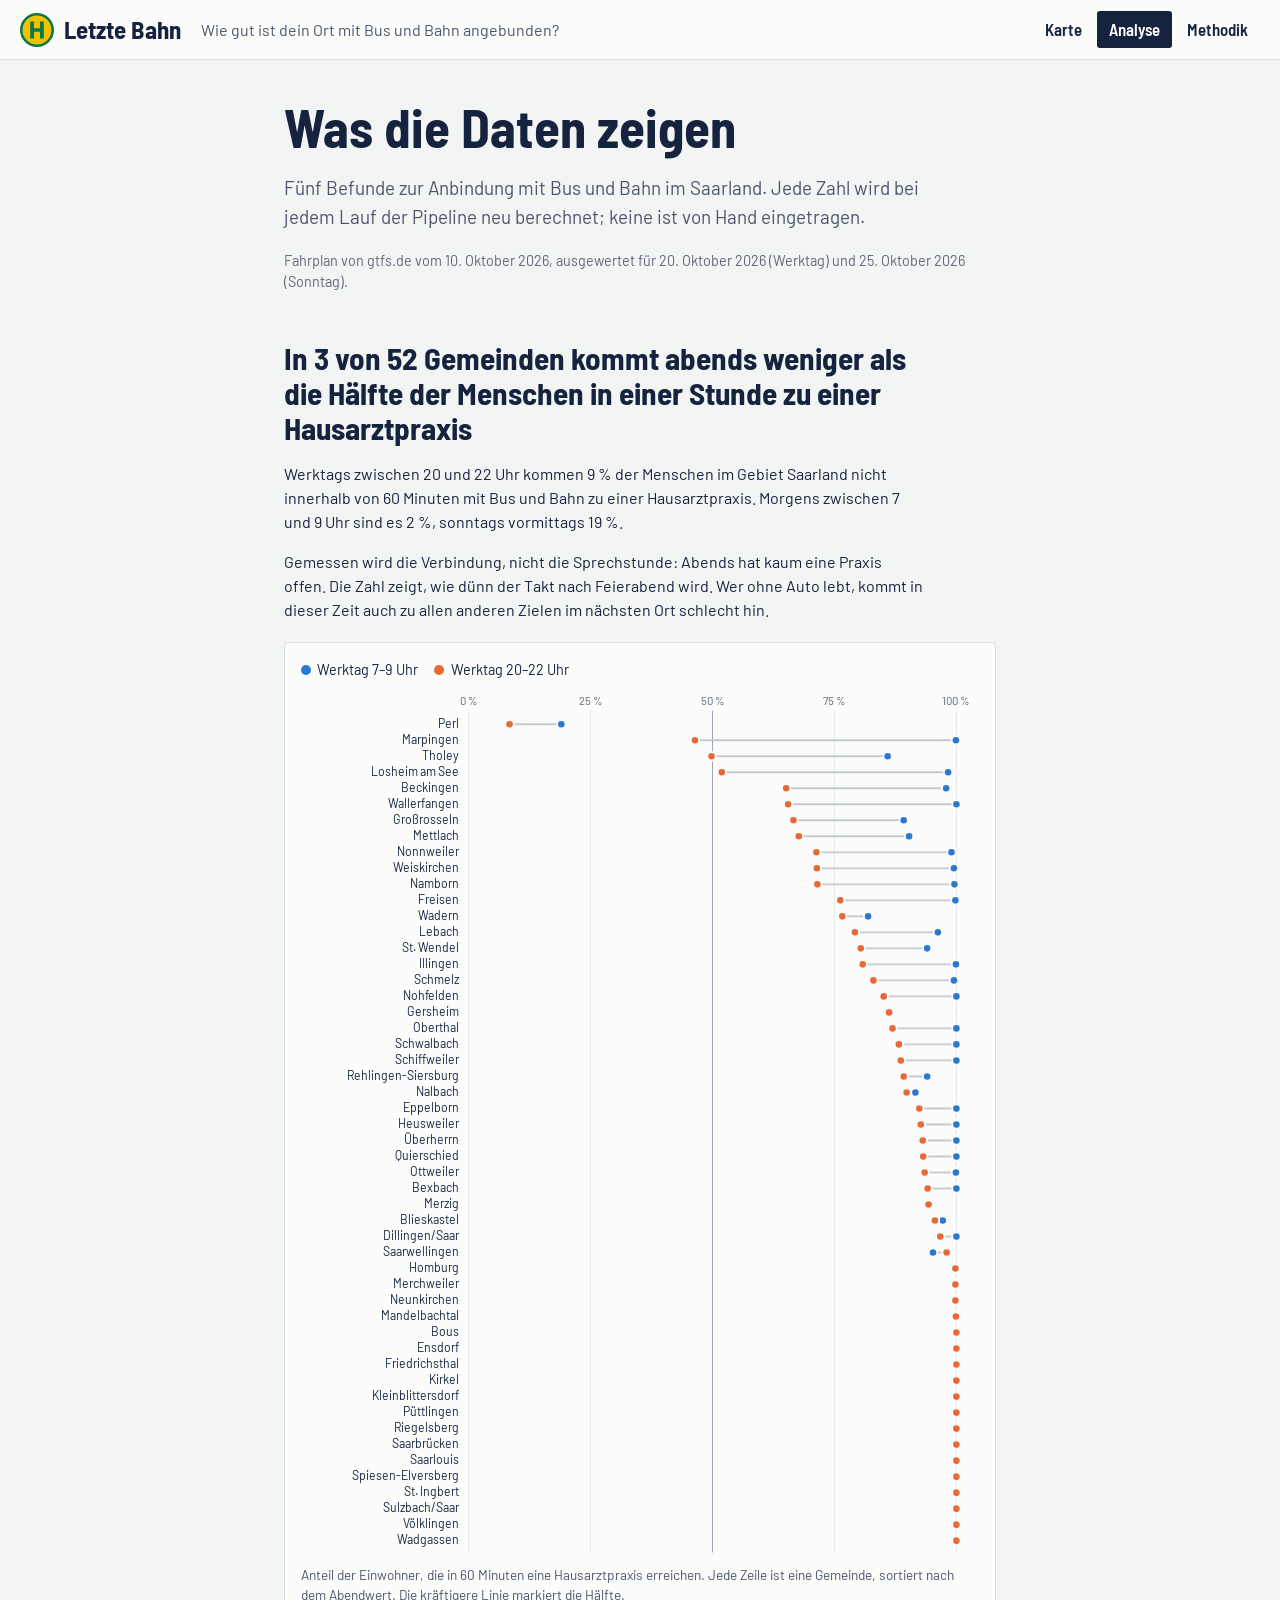
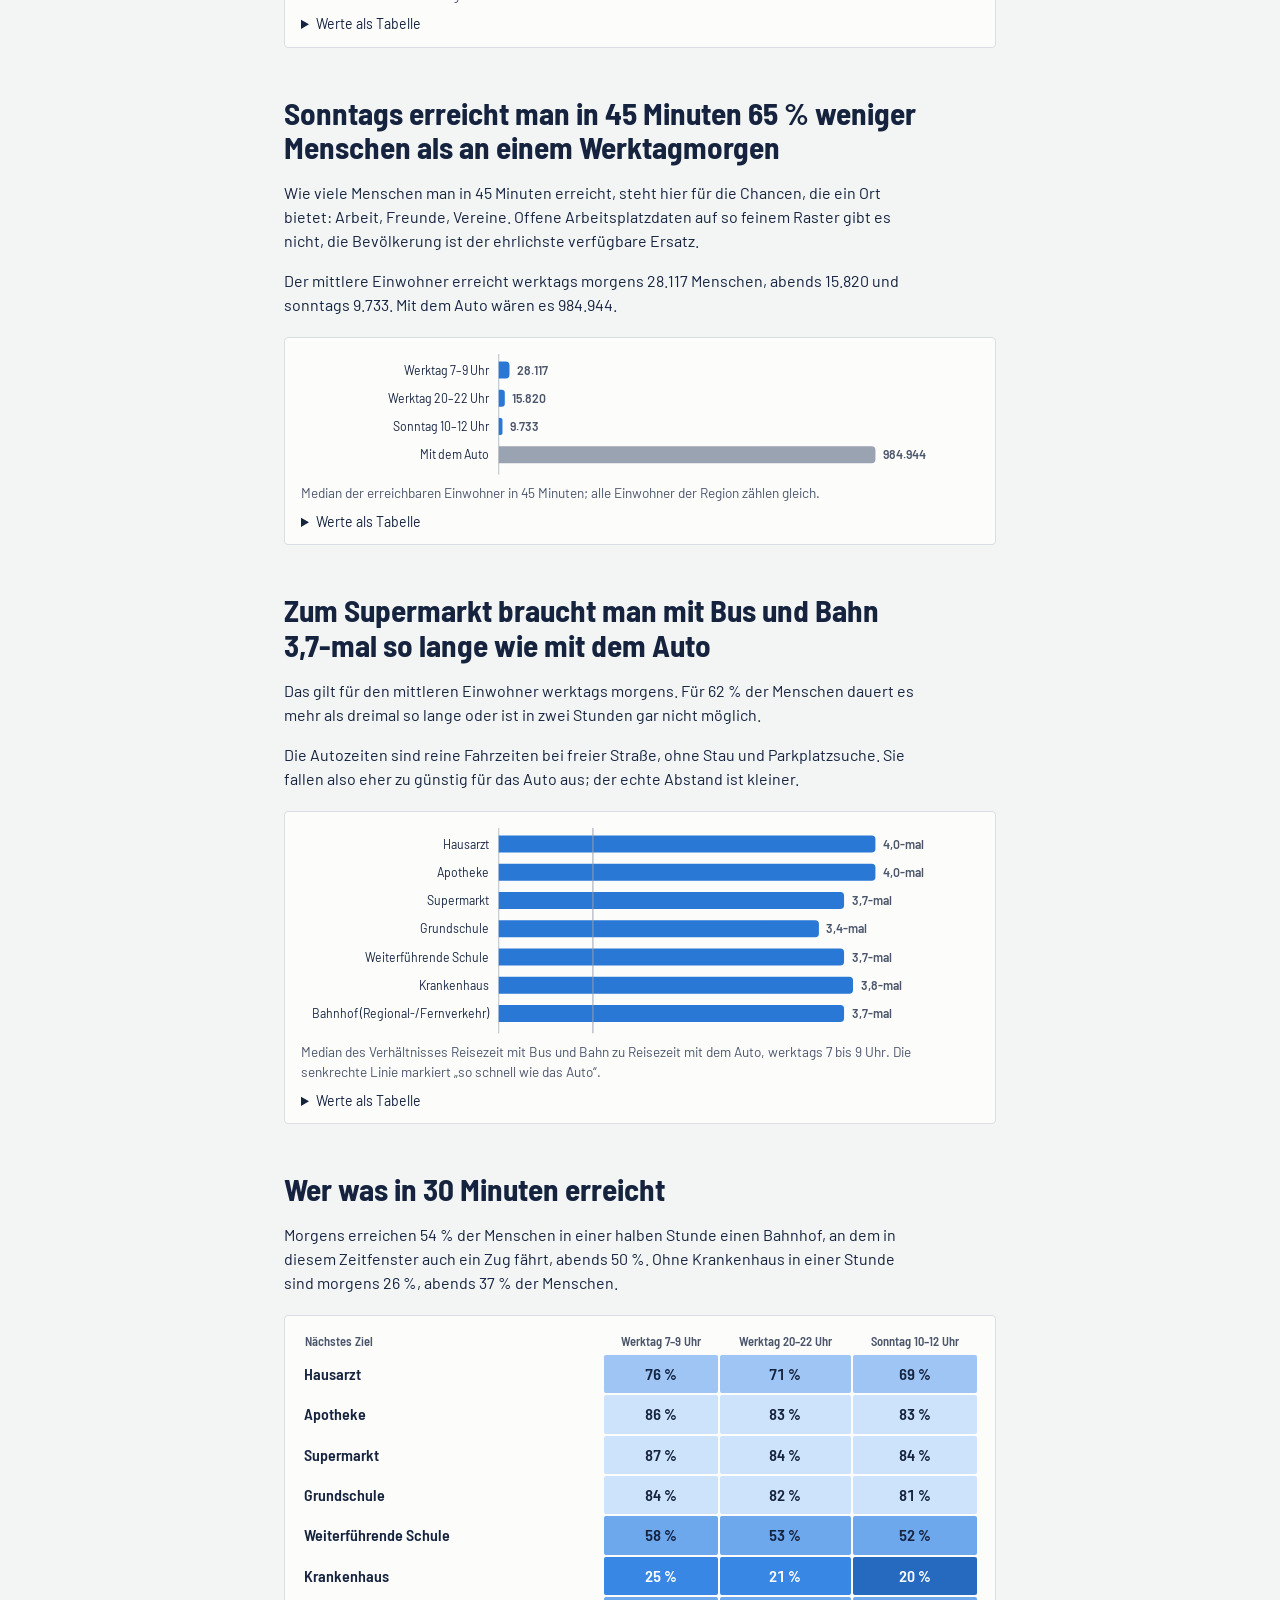
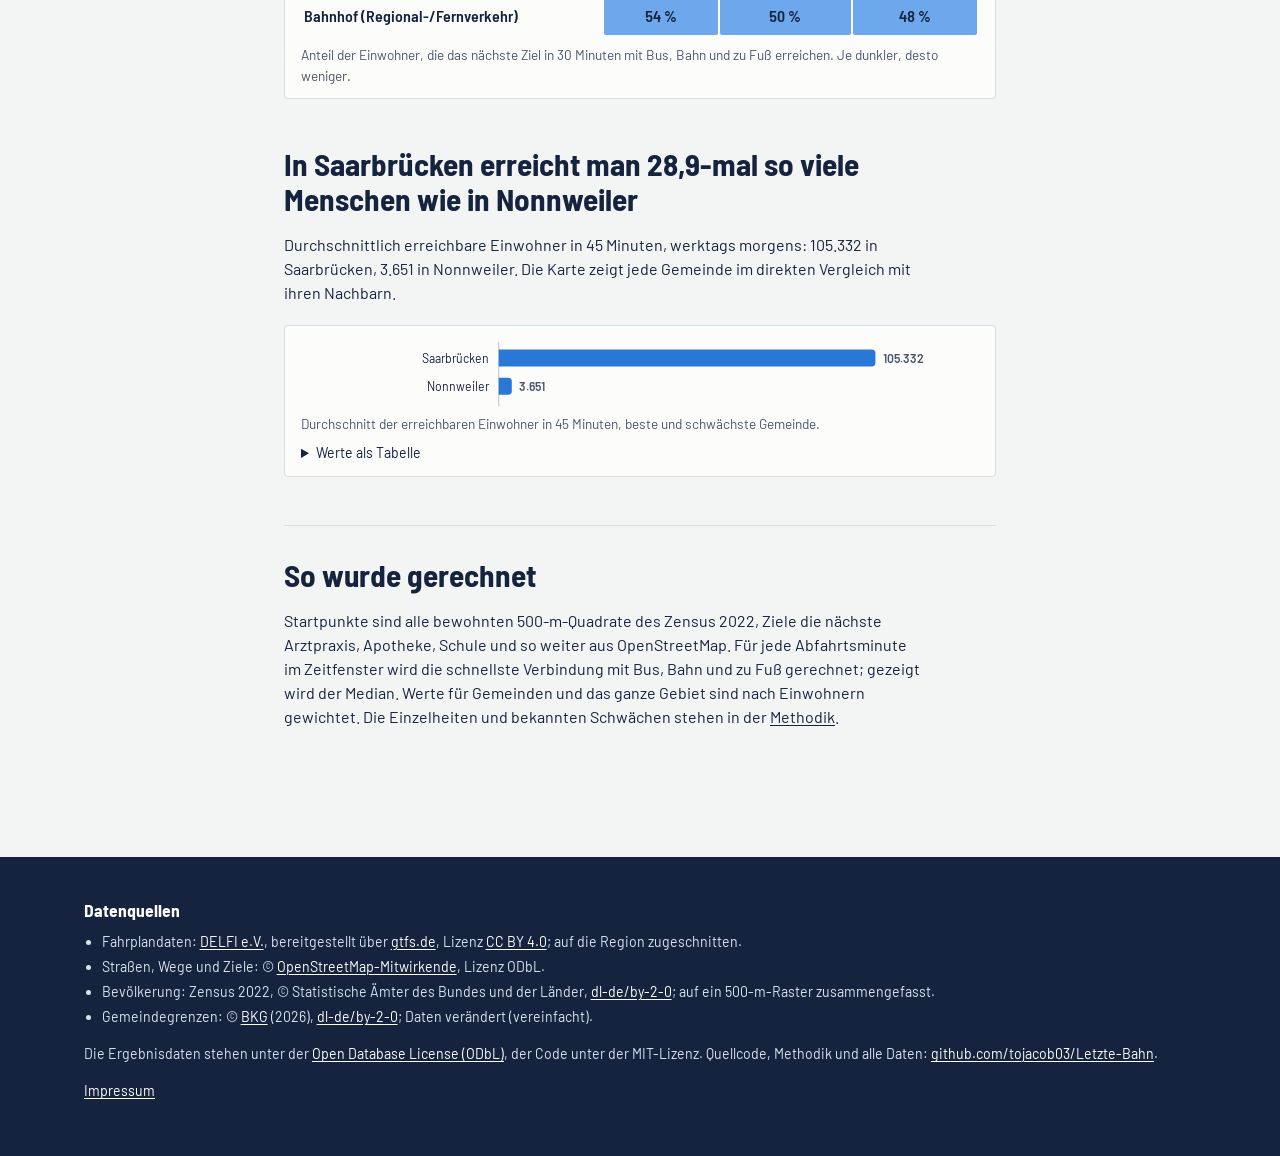
<file: web/analyse.html>
<!doctype html>
<html lang="de">
<head>
  <meta charset="utf-8">
  <meta name="viewport" content="width=device-width, initial-scale=1">
  <title>Analyse – Letzte Bahn</title>
  <meta name="description" content="Fünf Befunde zur Anbindung mit Bus und Bahn: abends, sonntags und im Vergleich zum Auto.">
  <link rel="icon" href="assets/favicon.svg" type="image/svg+xml">
  <link rel="preconnect" href="https://fonts.googleapis.com">
  <link rel="preconnect" href="https://fonts.gstatic.com" crossorigin>
  <link rel="stylesheet" href="https://fonts.googleapis.com/css2?family=Barlow:ital,wght@0,400;0,500;0,600;1,400&family=Barlow+Semi+Condensed:wght@500;600;700&display=swap">
  <link rel="stylesheet" href="assets/style.css">
</head>
<body class="page-article">
  <a class="skip-link" href="#main">Zum Inhalt springen</a>
  <header class="site-header">
    <a class="brand" href="./">
      <svg class="brand-mark" viewBox="0 0 40 40" aria-hidden="true"><circle cx="20" cy="20" r="18.5" fill="#f2c200" stroke="#0b7a48" stroke-width="3"/><path d="M12 10h4.5v8h7v-8H28v20h-4.5v-8h-7v8H12z" fill="#0b7a48"/></svg>
      <span class="brand-name">Letzte Bahn</span>
    </a>
    <p class="brand-claim">Wie gut ist dein Ort mit Bus und Bahn angebunden?</p>
    <nav class="site-nav" aria-label="Hauptnavigation">
      <a href="./">Karte</a>
      <a href="analyse.html" aria-current="page">Analyse</a>
      <a href="methodik.html">Methodik</a>
    </nav>
  </header>

  <main class="article" id="main">
    <header class="article-head">
      <h1>Was die Daten zeigen</h1>
      <p class="lead">Fünf Befunde zur Anbindung mit Bus und Bahn im <span id="region-name">Pilotgebiet</span>. Jede Zahl wird bei jedem Lauf der Pipeline neu berechnet; keine ist von Hand eingetragen.</p>
      <p class="stand" data-stand></p>
    </header>

    <div id="findings" aria-live="polite">
      <p>Die Befunde werden geladen …</p>
    </div>

    <section class="finding method-note">
      <h2>So wurde gerechnet</h2>
      <p>Startpunkte sind alle bewohnten 500-m-Quadrate des Zensus 2022, Ziele die nächste Arztpraxis, Apotheke, Schule und so weiter aus OpenStreetMap. Für jede Abfahrtsminute im Zeitfenster wird die schnellste Verbindung mit Bus, Bahn und zu Fuß gerechnet; gezeigt wird der Median. Werte für Gemeinden und das ganze Gebiet sind nach Einwohnern gewichtet. Die Einzelheiten und bekannten Schwächen stehen in der <a href="methodik.html">Methodik</a>.</p>
    </section>
  </main>

  <footer class="site-footer">
    <div class="footer-inner">
      <h2 class="footer-title">Datenquellen</h2>
      <ul class="sources">
        <li>Fahrplandaten: <a href="https://www.delfi.de">DELFI e.V.</a>, bereitgestellt über <a href="https://gtfs.de">gtfs.de</a>, Lizenz <a href="https://creativecommons.org/licenses/by/4.0/deed.de">CC BY 4.0</a>; auf die Region zugeschnitten.</li>
        <li>Straßen, Wege und Ziele: © <a href="https://www.openstreetmap.org/copyright">OpenStreetMap-Mitwirkende</a>, Lizenz ODbL.</li>
        <li>Bevölkerung: Zensus 2022, © Statistische Ämter des Bundes und der Länder, <a href="https://www.govdata.de/dl-de/by-2-0">dl-de/by-2-0</a>; auf ein 500-m-Raster zusammengefasst.</li>
        <li>Gemeindegrenzen: © <a href="https://www.bkg.bund.de">BKG</a> (2026), <a href="https://www.govdata.de/dl-de/by-2-0">dl-de/by-2-0</a>; Daten verändert (vereinfacht).</li>
      </ul>
      <p class="licence">Die Ergebnisdaten stehen unter der <a href="https://opendatacommons.org/licenses/odbl/1-0/">Open Database License (ODbL)</a>, der Code unter der MIT-Lizenz. Quellcode, Methodik und alle Daten: <a href="https://github.com/tojacob03/Letzte-Bahn">github.com/tojacob03/Letzte-Bahn</a>.</p>
      <p class="licence"><a href="impressum.html">Impressum</a></p>
    </div>
  </footer>

  <script src="assets/common.js"></script>
  <script src="assets/analysis.js"></script>
</body>
</html>
</file>
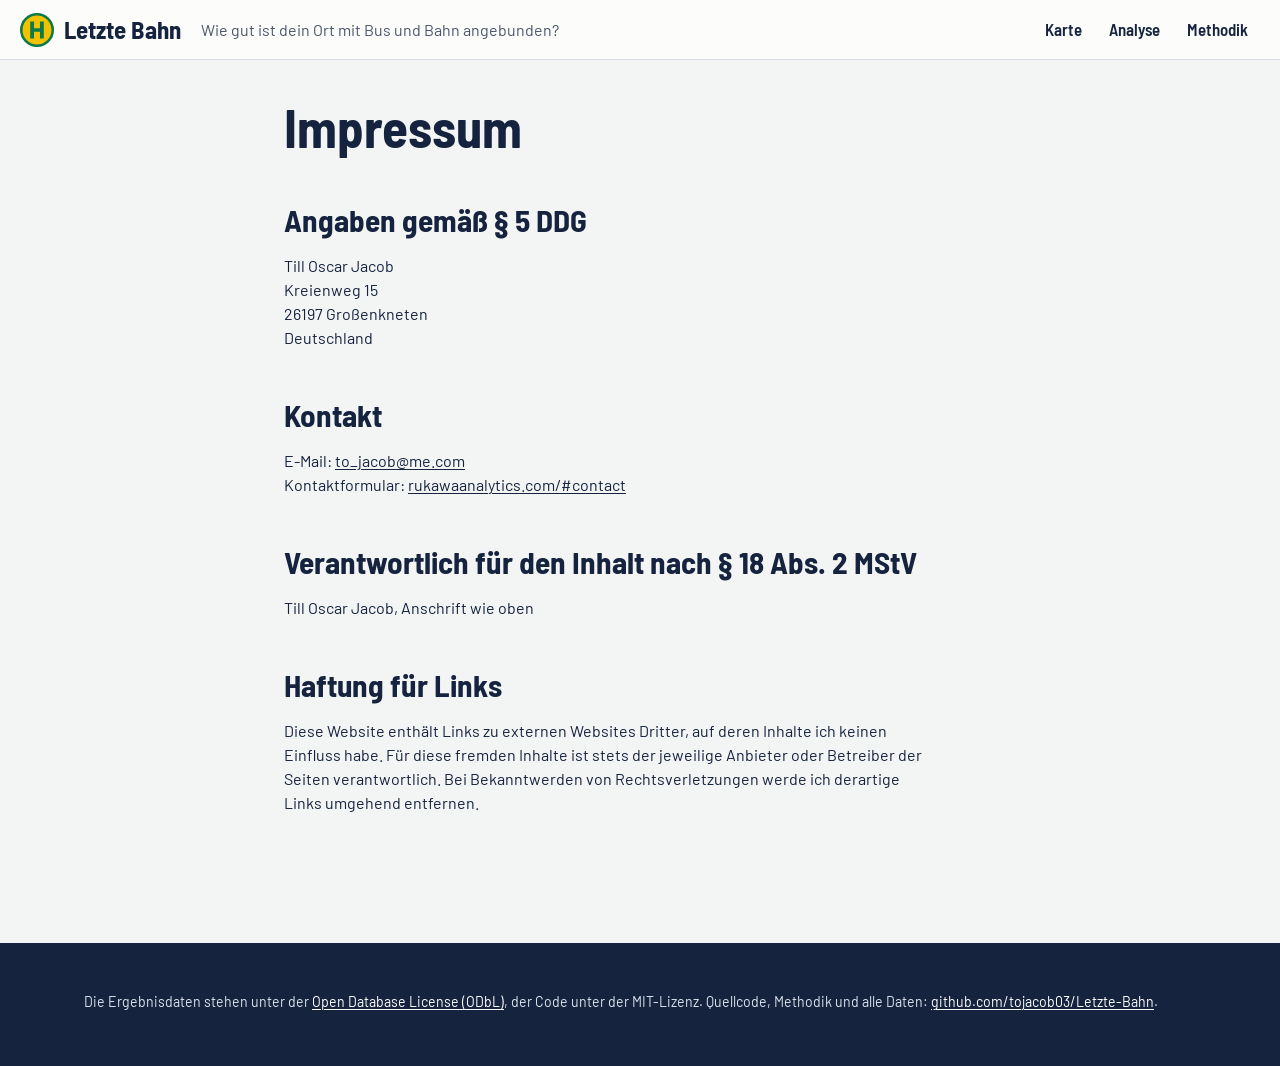
<file: web/impressum.html>
<!doctype html>
<html lang="de">
<head>
  <meta charset="utf-8">
  <meta name="viewport" content="width=device-width, initial-scale=1">
  <title>Impressum – Letzte Bahn</title>
  <meta name="robots" content="noindex">
  <link rel="icon" href="assets/favicon.svg" type="image/svg+xml">
  <link rel="preconnect" href="https://fonts.googleapis.com">
  <link rel="preconnect" href="https://fonts.gstatic.com" crossorigin>
  <link rel="stylesheet" href="https://fonts.googleapis.com/css2?family=Barlow:ital,wght@0,400;0,500;0,600;1,400&family=Barlow+Semi+Condensed:wght@500;600;700&display=swap">
  <link rel="stylesheet" href="assets/style.css">
</head>
<body class="page-article">
  <a class="skip-link" href="#main">Zum Inhalt springen</a>
  <header class="site-header">
    <a class="brand" href="./">
      <svg class="brand-mark" viewBox="0 0 40 40" aria-hidden="true"><circle cx="20" cy="20" r="18.5" fill="#f2c200" stroke="#0b7a48" stroke-width="3"/><path d="M12 10h4.5v8h7v-8H28v20h-4.5v-8h-7v8H12z" fill="#0b7a48"/></svg>
      <span class="brand-name">Letzte Bahn</span>
    </a>
    <p class="brand-claim">Wie gut ist dein Ort mit Bus und Bahn angebunden?</p>
    <nav class="site-nav" aria-label="Hauptnavigation">
      <a href="./">Karte</a>
      <a href="analyse.html">Analyse</a>
      <a href="methodik.html">Methodik</a>
    </nav>
  </header>

  <main class="article" id="main">
    <header class="article-head">
      <h1>Impressum</h1>
    </header>

    <section class="finding">
      <h2>Angaben gemäß § 5 DDG</h2>
      <p>Till Oscar Jacob<br>Kreienweg 15<br>26197 Großenkneten<br>Deutschland</p>
    </section>

    <section class="finding">
      <h2>Kontakt</h2>
      <p>E-Mail: <a href="mailto:to_jacob@me.com">to_jacob@me.com</a><br>Kontaktformular: <a href="https://rukawaanalytics.com/#contact">rukawaanalytics.com/#contact</a></p>
    </section>

    <section class="finding">
      <h2>Verantwortlich für den Inhalt nach § 18 Abs. 2 MStV</h2>
      <p>Till Oscar Jacob, Anschrift wie oben</p>
    </section>

    <section class="finding">
      <h2>Haftung für Links</h2>
      <p>Diese Website enthält Links zu externen Websites Dritter, auf deren Inhalte ich keinen Einfluss habe. Für diese fremden Inhalte ist stets der jeweilige Anbieter oder Betreiber der Seiten verantwortlich. Bei Bekanntwerden von Rechtsverletzungen werde ich derartige Links umgehend entfernen.</p>
    </section>
  </main>

  <footer class="site-footer">
    <div class="footer-inner">
      <p class="licence">Die Ergebnisdaten stehen unter der <a href="https://opendatacommons.org/licenses/odbl/1-0/">Open Database License (ODbL)</a>, der Code unter der MIT-Lizenz. Quellcode, Methodik und alle Daten: <a href="https://github.com/tojacob03/Letzte-Bahn">github.com/tojacob03/Letzte-Bahn</a>.</p>
    </div>
  </footer>
</body>
</html>
</file>
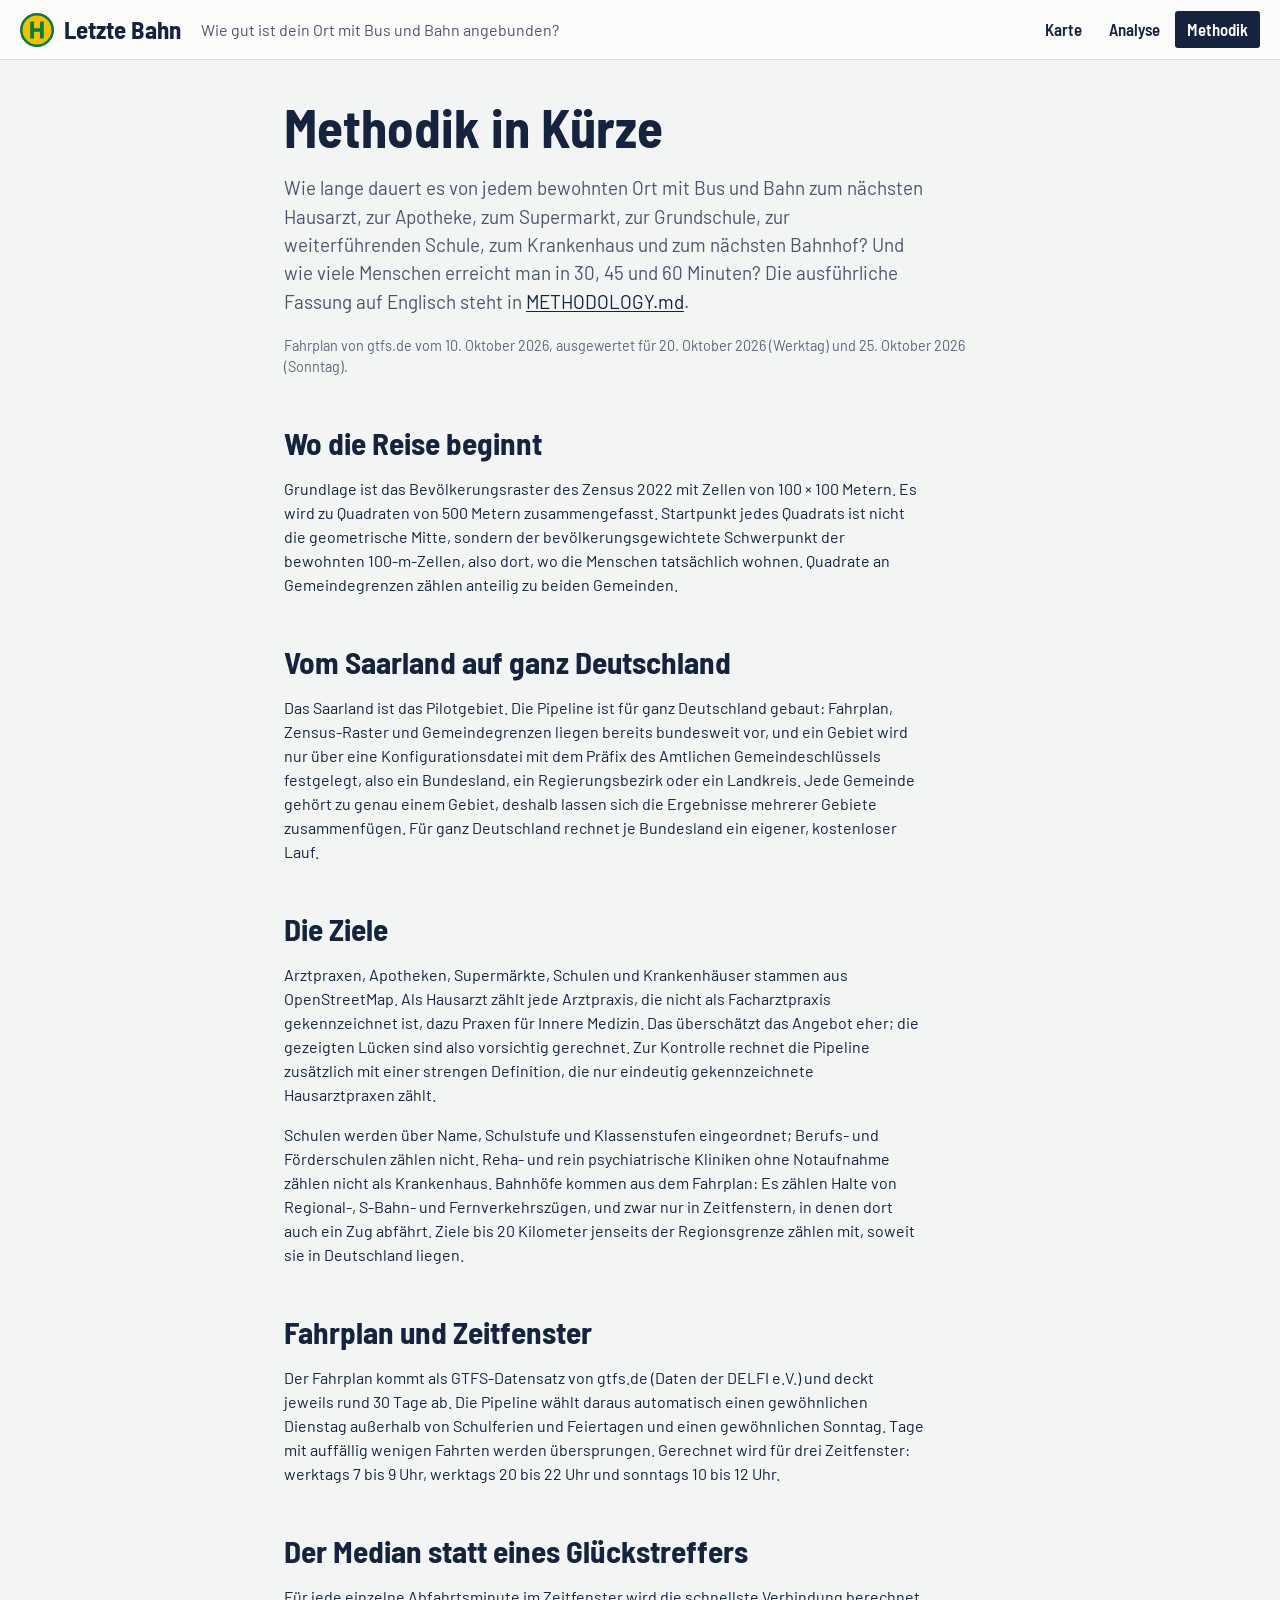
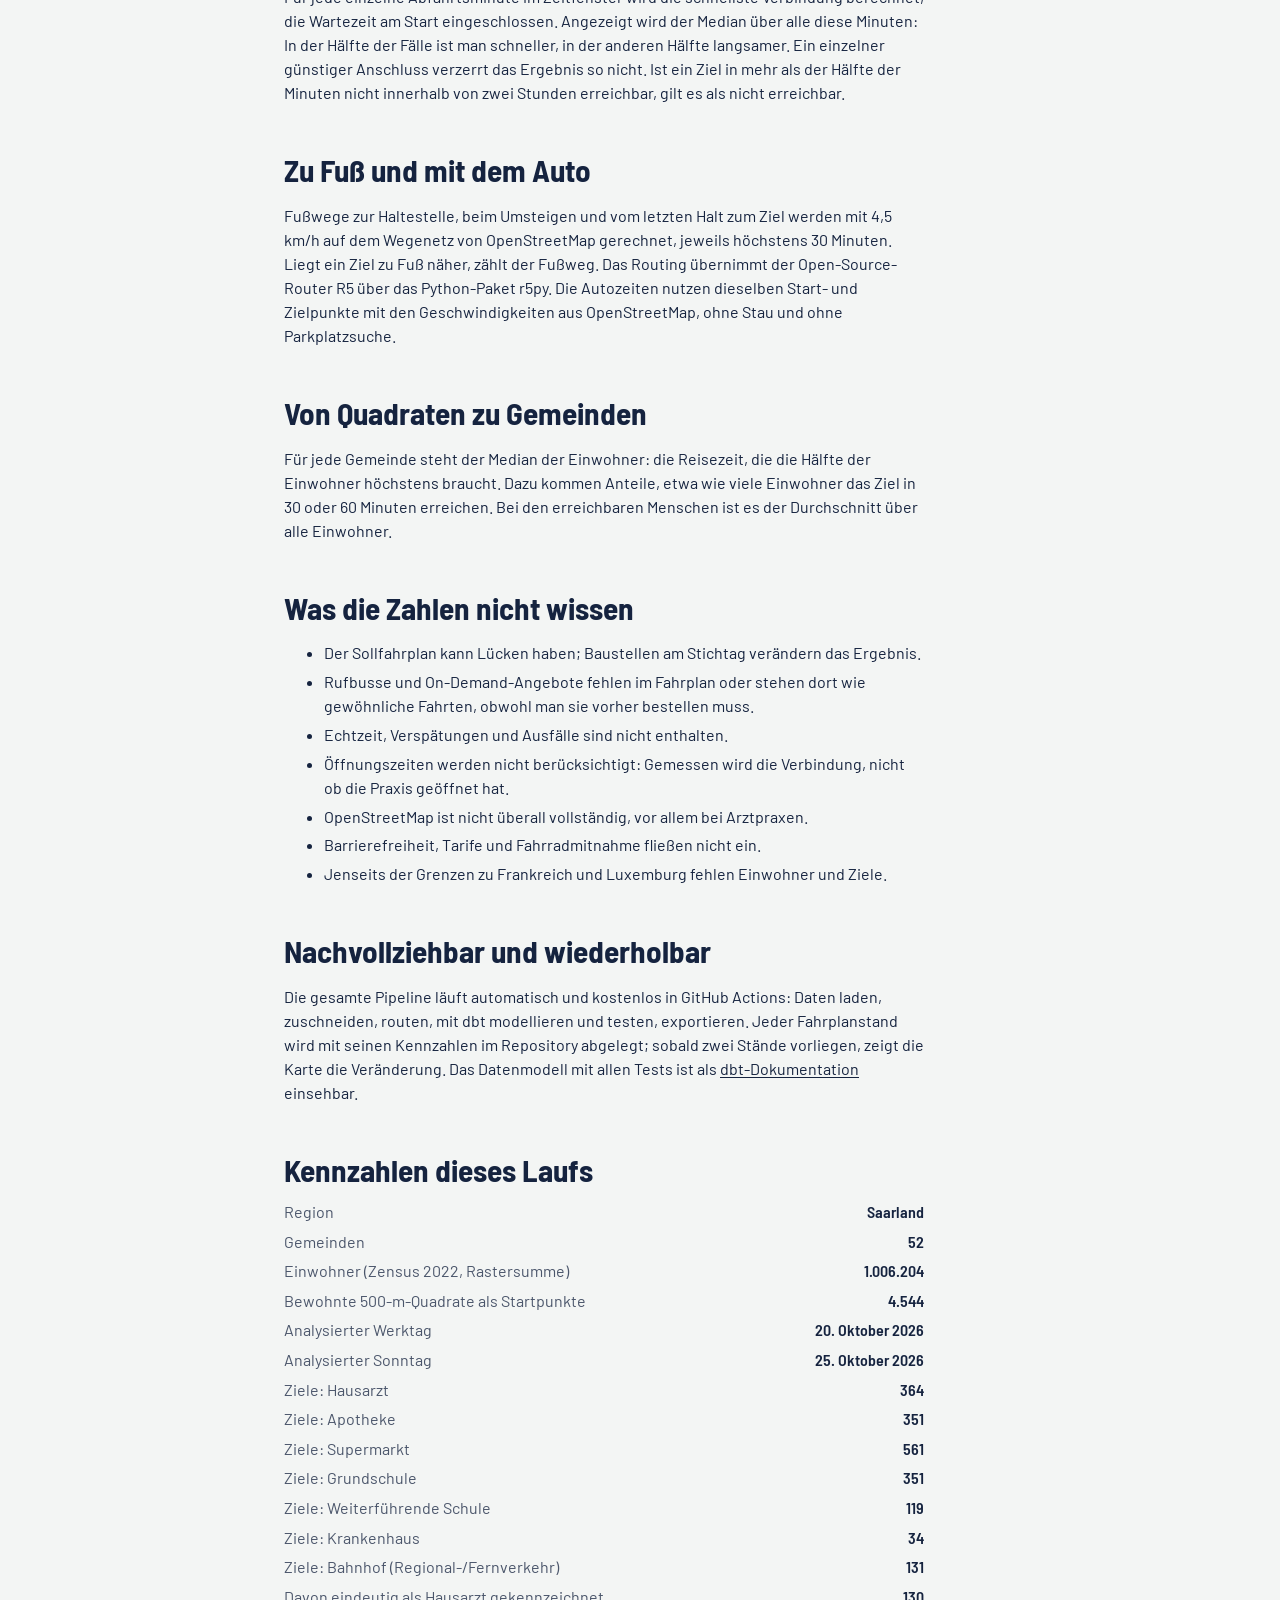
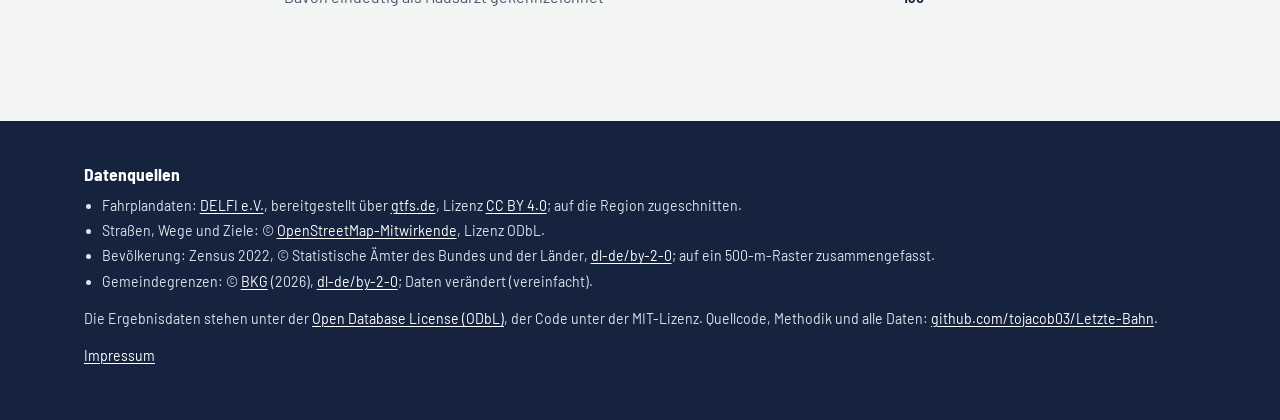
<file: web/methodik.html>
<!doctype html>
<html lang="de">
<head>
  <meta charset="utf-8">
  <meta name="viewport" content="width=device-width, initial-scale=1">
  <title>Methodik – Letzte Bahn</title>
  <meta name="description" content="Wie der ÖPNV-Erreichbarkeitsatlas rechnet: Raster, Ziele, Fahrplan, Zeitfenster, Median und bekannte Fehlerquellen.">
  <link rel="icon" href="assets/favicon.svg" type="image/svg+xml">
  <link rel="preconnect" href="https://fonts.googleapis.com">
  <link rel="preconnect" href="https://fonts.gstatic.com" crossorigin>
  <link rel="stylesheet" href="https://fonts.googleapis.com/css2?family=Barlow:ital,wght@0,400;0,500;0,600;1,400&family=Barlow+Semi+Condensed:wght@500;600;700&display=swap">
  <link rel="stylesheet" href="assets/style.css">
</head>
<body class="page-article">
  <a class="skip-link" href="#main">Zum Inhalt springen</a>
  <header class="site-header">
    <a class="brand" href="./">
      <svg class="brand-mark" viewBox="0 0 40 40" aria-hidden="true"><circle cx="20" cy="20" r="18.5" fill="#f2c200" stroke="#0b7a48" stroke-width="3"/><path d="M12 10h4.5v8h7v-8H28v20h-4.5v-8h-7v8H12z" fill="#0b7a48"/></svg>
      <span class="brand-name">Letzte Bahn</span>
    </a>
    <p class="brand-claim">Wie gut ist dein Ort mit Bus und Bahn angebunden?</p>
    <nav class="site-nav" aria-label="Hauptnavigation">
      <a href="./">Karte</a>
      <a href="analyse.html">Analyse</a>
      <a href="methodik.html" aria-current="page">Methodik</a>
    </nav>
  </header>

  <main class="article" id="main">
    <header class="article-head">
      <h1>Methodik in Kürze</h1>
      <p class="lead">Wie lange dauert es von jedem bewohnten Ort mit Bus und Bahn zum nächsten Hausarzt, zur Apotheke, zum Supermarkt, zur Grundschule, zur weiterführenden Schule, zum Krankenhaus und zum nächsten Bahnhof? Und wie viele Menschen erreicht man in 30, 45 und 60 Minuten? Die ausführliche Fassung auf Englisch steht in <a href="https://github.com/tojacob03/Letzte-Bahn/blob/main/METHODOLOGY.md">METHODOLOGY.md</a>.</p>
      <p class="stand" data-stand></p>
    </header>

    <section class="finding">
      <h2>Wo die Reise beginnt</h2>
      <p>Grundlage ist das Bevölkerungsraster des Zensus 2022 mit Zellen von 100 × 100 Metern. Es wird zu Quadraten von 500 Metern zusammengefasst. Startpunkt jedes Quadrats ist nicht die geometrische Mitte, sondern der bevölkerungsgewichtete Schwerpunkt der bewohnten 100-m-Zellen, also dort, wo die Menschen tatsächlich wohnen. Quadrate an Gemeindegrenzen zählen anteilig zu beiden Gemeinden.</p>
    </section>

    <section class="finding">
      <h2>Vom Saarland auf ganz Deutschland</h2>
      <p>Das Saarland ist das Pilotgebiet. Die Pipeline ist für ganz Deutschland gebaut: Fahrplan, Zensus-Raster und Gemeindegrenzen liegen bereits bundesweit vor, und ein Gebiet wird nur über eine Konfigurationsdatei mit dem Präfix des Amtlichen Gemeindeschlüssels festgelegt, also ein Bundesland, ein Regierungsbezirk oder ein Landkreis. Jede Gemeinde gehört zu genau einem Gebiet, deshalb lassen sich die Ergebnisse mehrerer Gebiete zusammenfügen. Für ganz Deutschland rechnet je Bundesland ein eigener, kostenloser Lauf.</p>
    </section>

    <section class="finding">
      <h2>Die Ziele</h2>
      <p>Arztpraxen, Apotheken, Supermärkte, Schulen und Krankenhäuser stammen aus OpenStreetMap. Als Hausarzt zählt jede Arztpraxis, die nicht als Facharztpraxis gekennzeichnet ist, dazu Praxen für Innere Medizin. Das überschätzt das Angebot eher; die gezeigten Lücken sind also vorsichtig gerechnet. Zur Kontrolle rechnet die Pipeline zusätzlich mit einer strengen Definition, die nur eindeutig gekennzeichnete Hausarztpraxen zählt.</p>
      <p>Schulen werden über Name, Schulstufe und Klassenstufen eingeordnet; Berufs- und Förderschulen zählen nicht. Reha- und rein psychiatrische Kliniken ohne Notaufnahme zählen nicht als Krankenhaus. Bahnhöfe kommen aus dem Fahrplan: Es zählen Halte von Regional-, S-Bahn- und Fernverkehrszügen, und zwar nur in Zeitfenstern, in denen dort auch ein Zug abfährt. Ziele bis 20 Kilometer jenseits der Regionsgrenze zählen mit, soweit sie in Deutschland liegen.</p>
    </section>

    <section class="finding">
      <h2>Fahrplan und Zeitfenster</h2>
      <p>Der Fahrplan kommt als GTFS-Datensatz von gtfs.de (Daten der DELFI e.V.) und deckt jeweils rund 30 Tage ab. Die Pipeline wählt daraus automatisch einen gewöhnlichen Dienstag außerhalb von Schulferien und Feiertagen und einen gewöhnlichen Sonntag. Tage mit auffällig wenigen Fahrten werden übersprungen. Gerechnet wird für drei Zeitfenster: werktags 7 bis 9 Uhr, werktags 20 bis 22 Uhr und sonntags 10 bis 12 Uhr.</p>
    </section>

    <section class="finding">
      <h2>Der Median statt eines Glückstreffers</h2>
      <p>Für jede einzelne Abfahrtsminute im Zeitfenster wird die schnellste Verbindung berechnet, die Wartezeit am Start eingeschlossen. Angezeigt wird der Median über alle diese Minuten: In der Hälfte der Fälle ist man schneller, in der anderen Hälfte langsamer. Ein einzelner günstiger Anschluss verzerrt das Ergebnis so nicht. Ist ein Ziel in mehr als der Hälfte der Minuten nicht innerhalb von zwei Stunden erreichbar, gilt es als nicht erreichbar.</p>
    </section>

    <section class="finding">
      <h2>Zu Fuß und mit dem Auto</h2>
      <p>Fußwege zur Haltestelle, beim Umsteigen und vom letzten Halt zum Ziel werden mit 4,5 km/h auf dem Wegenetz von OpenStreetMap gerechnet, jeweils höchstens 30 Minuten. Liegt ein Ziel zu Fuß näher, zählt der Fußweg. Das Routing übernimmt der Open-Source-Router R5 über das Python-Paket r5py. Die Autozeiten nutzen dieselben Start- und Zielpunkte mit den Geschwindigkeiten aus OpenStreetMap, ohne Stau und ohne Parkplatzsuche.</p>
    </section>

    <section class="finding">
      <h2>Von Quadraten zu Gemeinden</h2>
      <p>Für jede Gemeinde steht der Median der Einwohner: die Reisezeit, die die Hälfte der Einwohner höchstens braucht. Dazu kommen Anteile, etwa wie viele Einwohner das Ziel in 30 oder 60 Minuten erreichen. Bei den erreichbaren Menschen ist es der Durchschnitt über alle Einwohner.</p>
    </section>

    <section class="finding">
      <h2>Was die Zahlen nicht wissen</h2>
      <ul>
        <li>Der Sollfahrplan kann Lücken haben; Baustellen am Stichtag verändern das Ergebnis.</li>
        <li>Rufbusse und On-Demand-Angebote fehlen im Fahrplan oder stehen dort wie gewöhnliche Fahrten, obwohl man sie vorher bestellen muss.</li>
        <li>Echtzeit, Verspätungen und Ausfälle sind nicht enthalten.</li>
        <li>Öffnungszeiten werden nicht berücksichtigt: Gemessen wird die Verbindung, nicht ob die Praxis geöffnet hat.</li>
        <li>OpenStreetMap ist nicht überall vollständig, vor allem bei Arztpraxen.</li>
        <li>Barrierefreiheit, Tarife und Fahrradmitnahme fließen nicht ein.</li>
        <li>Jenseits der Grenzen zu Frankreich und Luxemburg fehlen Einwohner und Ziele.</li>
      </ul>
    </section>

    <section class="finding">
      <h2>Nachvollziehbar und wiederholbar</h2>
      <p>Die gesamte Pipeline läuft automatisch und kostenlos in GitHub Actions: Daten laden, zuschneiden, routen, mit dbt modellieren und testen, exportieren. Jeder Fahrplanstand wird mit seinen Kennzahlen im Repository abgelegt; sobald zwei Stände vorliegen, zeigt die Karte die Veränderung. Das Datenmodell mit allen Tests ist als <a href="dbt/index.html">dbt-Dokumentation</a> einsehbar.</p>
    </section>

    <section class="finding">
      <h2>Kennzahlen dieses Laufs</h2>
      <dl id="run-facts" class="facts"><dd>Wird geladen …</dd></dl>
    </section>
  </main>

  <footer class="site-footer">
    <div class="footer-inner">
      <h2 class="footer-title">Datenquellen</h2>
      <ul class="sources">
        <li>Fahrplandaten: <a href="https://www.delfi.de">DELFI e.V.</a>, bereitgestellt über <a href="https://gtfs.de">gtfs.de</a>, Lizenz <a href="https://creativecommons.org/licenses/by/4.0/deed.de">CC BY 4.0</a>; auf die Region zugeschnitten.</li>
        <li>Straßen, Wege und Ziele: © <a href="https://www.openstreetmap.org/copyright">OpenStreetMap-Mitwirkende</a>, Lizenz ODbL.</li>
        <li>Bevölkerung: Zensus 2022, © Statistische Ämter des Bundes und der Länder, <a href="https://www.govdata.de/dl-de/by-2-0">dl-de/by-2-0</a>; auf ein 500-m-Raster zusammengefasst.</li>
        <li>Gemeindegrenzen: © <a href="https://www.bkg.bund.de">BKG</a> (2026), <a href="https://www.govdata.de/dl-de/by-2-0">dl-de/by-2-0</a>; Daten verändert (vereinfacht).</li>
      </ul>
      <p class="licence">Die Ergebnisdaten stehen unter der <a href="https://opendatacommons.org/licenses/odbl/1-0/">Open Database License (ODbL)</a>, der Code unter der MIT-Lizenz. Quellcode, Methodik und alle Daten: <a href="https://github.com/tojacob03/Letzte-Bahn">github.com/tojacob03/Letzte-Bahn</a>.</p>
      <p class="licence"><a href="impressum.html">Impressum</a></p>
    </div>
  </footer>

  <script src="assets/common.js"></script>
  <script src="assets/methodik.js"></script>
</body>
</html>
</file>
<file: web/assets/style.css>
/* Letzte Bahn – one stylesheet for all pages.
   Palette: timetable paper, night-blue ink and the yellow/green of the German
   bus-stop sign (Haltestellenschild). The night-blue ramp in common.js carries the data. */

:root {
  --paper: #f3f5f4;
  --surface: #fcfcfb;
  --ink: #15233f;
  --ink-2: #4b566b;
  --muted: #5e6879;
  --rule: #d9dee4;
  --rule-strong: #b3bbc6;
  --sign-yellow: #f2c200;
  --sign-green: #0b7a48;
  --focus: #2a78d6;
  --series-1: #2a78d6;
  --neutral-bar: #b9c0cb;
  --hatch: rgba(158, 197, 244, 0.55);
  --font-text: "Barlow", system-ui, -apple-system, "Segoe UI", sans-serif;
  --font-sign: "Barlow Semi Condensed", "Barlow", system-ui, sans-serif;
  --header-height: 60px;
}

* { box-sizing: border-box; }

html { -webkit-text-size-adjust: 100%; }

body {
  margin: 0;
  background: var(--paper);
  color: var(--ink);
  font-family: var(--font-text);
  font-size: 1rem;
  line-height: 1.5;
}

a { color: var(--ink); text-decoration-thickness: 1px; text-underline-offset: 2px; }
a:hover { color: var(--sign-green); }
:focus-visible { outline: 3px solid var(--focus); outline-offset: 2px; }

.skip-link {
  position: absolute;
  left: 0.75rem;
  top: -3rem;
  z-index: 10;
  padding: 0.5rem 0.75rem;
  background: var(--ink);
  color: #fff;
}
.skip-link:focus { top: 0.75rem; }

/* ------------------------------------------------------------ header */

.site-header {
  display: flex;
  align-items: center;
  gap: 1.25rem;
  min-height: var(--header-height);
  padding: 0.5rem 1.25rem;
  background: var(--surface);
  border-bottom: 1px solid var(--rule);
}
.brand { display: flex; align-items: center; gap: 0.6rem; text-decoration: none; }
.brand-mark { width: 34px; height: 34px; flex: none; }
.brand-name {
  font-family: var(--font-sign);
  font-weight: 700;
  font-size: 1.55rem;
  line-height: 1;
  color: var(--ink);
}
.brand-claim { margin: 0; color: var(--ink-2); }
.site-nav { margin-left: auto; display: flex; gap: 0.2rem; }
.site-nav a {
  font-family: var(--font-sign);
  font-weight: 600;
  font-size: 1.05rem;
  text-decoration: none;
  padding: 0.35rem 0.75rem;
  border-radius: 3px;
}
.site-nav a:hover { background: var(--paper); color: var(--ink); }
.site-nav a[aria-current="page"] { background: var(--ink); color: #fff; }

@media (max-width: 1100px) {
  .brand-claim { display: none; }
}

/* ------------------------------------------------------------ map page */

.map-layout {
  display: grid;
  grid-template-columns: minmax(0, 1fr) 440px;
  height: calc(100dvh - var(--header-height));
  min-height: 600px;
}
.map-wrap { position: relative; min-width: 0; }
#map { position: absolute; inset: 0; }

.panel {
  overflow-y: auto;
  background: var(--surface);
  border-left: 1px solid var(--rule);
  padding: 1.1rem 1.25rem 2.5rem;
}

.control-label {
  display: block;
  margin: 0 0 0.35rem;
  padding: 0;
  font-family: var(--font-sign);
  font-weight: 600;
  font-size: 1rem;
}
input, select, button { font: inherit; color: inherit; }
.search-row { display: flex; gap: 0.4rem; }
.search-row input,
select {
  width: 100%;
  min-width: 0;
  padding: 0.45rem 0.6rem;
  border: 1px solid var(--rule-strong);
  border-radius: 3px;
  background: #fff;
}
.search-row button {
  flex: none;
  padding: 0.45rem 0.9rem;
  border: 0;
  border-radius: 3px;
  background: var(--ink);
  color: #fff;
  font-family: var(--font-sign);
  font-weight: 600;
  cursor: pointer;
}
.search-status { min-height: 1.2em; margin: 0.25rem 0 0; font-size: 0.88rem; color: var(--ink-2); }

.controls { margin-top: 0.6rem; padding-bottom: 1.1rem; border-bottom: 1px solid var(--rule); }
fieldset { margin: 1rem 0 0; padding: 0; border: 0; min-width: 0; }
.segments { display: flex; flex-wrap: wrap; gap: 4px; }
.segment { position: relative; }
.segment input { position: absolute; inset: 0; margin: 0; opacity: 0; cursor: pointer; }
.segment span {
  display: block;
  padding: 0.35rem 0.65rem;
  border: 1px solid var(--rule-strong);
  border-radius: 3px;
  background: #fff;
  font-family: var(--font-sign);
  font-weight: 600;
  font-size: 0.95rem;
  cursor: pointer;
}
.segment input:checked + span { background: var(--ink); border-color: var(--ink); color: #fff; }
.segment input:focus-visible + span { outline: 3px solid var(--focus); outline-offset: 2px; }

.place { padding-top: 1.1rem; outline: none; }
.place h2 {
  margin: 0;
  font-family: var(--font-sign);
  font-weight: 700;
  font-size: 1.65rem;
  line-height: 1.1;
}
.place-sub { margin: 0.2rem 0 0.25rem; color: var(--ink-2); }
.hint { color: var(--ink-2); }
.summary { font-size: 1.05rem; }
.car-note, .change-note { font-size: 0.95rem; }
.change-note { padding-left: 0.6rem; border-left: 3px solid var(--sign-yellow); }

.text-button {
  padding: 0;
  border: 0;
  background: none;
  color: var(--ink);
  text-align: left;
  text-decoration: underline;
  text-underline-offset: 2px;
  cursor: pointer;
}

/* The personal timetable: destinations by time window, tinted with the map scale. */
.timetable-wrap { margin: 1rem 0; }
.timetable-wrap figcaption { margin-bottom: 0.4rem; font-size: 0.85rem; color: var(--ink-2); }
.timetable {
  width: 100%;
  border-collapse: separate;
  border-spacing: 2px;
  font-family: var(--font-sign);
  font-size: 0.93rem;
}
.timetable thead th {
  padding: 0 2px 4px;
  font-weight: 600;
  font-size: 0.78rem;
  line-height: 1.15;
  color: var(--ink-2);
  text-align: center;
  vertical-align: bottom;
}
.timetable thead th:first-child { text-align: left; }
.timetable tbody th {
  padding-right: 0.4rem;
  font-weight: 600;
  line-height: 1.15;
  text-align: left;
}
.timetable td.value {
  padding: 0.32rem 0.15rem;
  border-radius: 2px;
  font-weight: 600;
  font-variant-numeric: tabular-nums;
  text-align: center;
  white-space: nowrap;
}
.timetable td.value.dark { color: #fff; }
.timetable td.unreachable {
  background-image: repeating-linear-gradient(135deg, var(--hatch) 0 2px, transparent 2px 7px);
}
.timetable td.car { background: var(--paper); color: var(--ink-2); font-weight: 500; }
.timetable tr.reach th, .timetable tr.reach td { font-size: 0.82rem; }
.timetable tr.reach th { padding-top: 0.5rem; }

.compare { margin-top: 1.4rem; }
.compare h3 { margin: 0; font-family: var(--font-sign); font-size: 1.2rem; }
.compare-sub { margin: 0.15rem 0 0.6rem; font-size: 0.85rem; color: var(--ink-2); }
.compare-list { display: grid; gap: 5px; margin: 0; padding: 0; list-style: none; }
.compare-row {
  display: grid;
  grid-template-columns: 9.5rem minmax(0, 1fr) 5.6rem;
  align-items: center;
  gap: 0.5rem;
  font-size: 0.9rem;
}
.compare-name { overflow: hidden; white-space: nowrap; text-overflow: ellipsis; }
.compare-row.is-selected .compare-name { font-weight: 600; }
.compare-bar {
  display: block;
  height: 10px;
  border-radius: 0 4px 4px 0;
  background: var(--neutral-bar);
}
.compare-bar.is-selected { background: var(--series-1); }
.compare-bar.is-reference { height: 3px; background: var(--ink-2); }
.compare-bar.is-missing {
  background: repeating-linear-gradient(135deg, var(--neutral-bar) 0 3px, transparent 3px 7px);
}
.compare-value {
  font-family: var(--font-sign);
  font-weight: 600;
  font-variant-numeric: tabular-nums;
  text-align: right;
  white-space: nowrap;
}

.legend {
  position: absolute;
  left: 12px;
  bottom: 30px;
  z-index: 2;
  max-width: 280px;
  padding: 0.6rem 0.75rem;
  border: 1px solid var(--rule);
  border-radius: 4px;
  background: rgba(252, 252, 251, 0.95);
  font-size: 0.82rem;
}
.legend:empty { display: none; }
.legend-title { margin: 0; font-family: var(--font-sign); font-weight: 600; font-size: 0.98rem; line-height: 1.2; }
.legend-sub { margin: 0.1rem 0 0.45rem; color: var(--ink-2); }
.legend-items { display: grid; gap: 3px; margin: 0; padding: 0; list-style: none; }
.legend-items li { display: flex; align-items: center; gap: 0.45rem; }
.swatch { flex: none; width: 22px; height: 12px; border-radius: 2px; }
.swatch-hatched {
  background-image: repeating-linear-gradient(135deg, var(--hatch) 0 2px, transparent 2px 6px);
}
.legend-note { margin: 0.45rem 0 0; color: var(--ink-2); }

.map-tooltip {
  position: absolute;
  top: 0;
  left: 0;
  z-index: 3;
  display: grid;
  max-width: 250px;
  padding: 0.4rem 0.6rem;
  border-radius: 3px;
  background: var(--ink);
  color: #fff;
  font-size: 0.82rem;
  pointer-events: none;
}
.map-tooltip[hidden] { display: none; }
.tooltip-value { font-family: var(--font-sign); font-size: 1.1rem; }
.tooltip-place { color: #cdd6e4; }

.map-note {
  position: absolute;
  top: 12px;
  left: 50%;
  z-index: 2;
  margin: 0;
  padding: 0.35rem 0.7rem;
  border-radius: 3px;
  background: var(--ink);
  color: #fff;
  font-size: 0.88rem;
  transform: translateX(-50%);
}

.table-section { max-width: 72rem; margin: 1.5rem auto 0; padding: 0 1.25rem; }
.table-section summary {
  font-family: var(--font-sign);
  font-weight: 600;
  font-size: 1.1rem;
  cursor: pointer;
}
.table-caption { color: var(--ink-2); font-size: 0.9rem; }

.table-scroll { overflow-x: auto; }
.data-table { width: 100%; border-collapse: collapse; font-size: 0.9rem; }
.data-table th, .data-table td {
  padding: 0.3rem 0.55rem;
  border-bottom: 1px solid var(--rule);
  text-align: left;
  vertical-align: top;
}
.data-table thead th { border-bottom-color: var(--rule-strong); }
.data-table td.num { font-variant-numeric: tabular-nums; text-align: right; white-space: nowrap; }
.sort-button {
  padding: 0;
  border: 0;
  background: none;
  font-family: var(--font-sign);
  font-weight: 600;
  text-align: left;
  cursor: pointer;
}

@media (max-width: 900px) {
  .map-layout { grid-template-columns: 1fr; height: auto; min-height: 0; }
  .map-wrap { height: 62vh; min-height: 380px; }
  .panel { border-left: 0; border-top: 1px solid var(--rule); overflow: visible; }
  .legend { max-width: 220px; font-size: 0.76rem; bottom: 34px; }
  .legend-sub, .legend-note { display: none; }
  .site-header { flex-wrap: wrap; gap: 0.5rem 1rem; }
  .site-nav { margin-left: 0; }
}

/* ------------------------------------------------------------ article pages */

.article { max-width: 47rem; margin: 0 auto; padding: 2.5rem 1.25rem 4rem; }
.article-head h1 {
  margin: 0 0 0.75rem;
  font-family: var(--font-sign);
  font-weight: 700;
  font-size: clamp(2.2rem, 5vw, 3.3rem);
  line-height: 1.05;
}
.lead { max-width: 40rem; font-size: 1.18rem; color: var(--ink-2); }
.stand { font-size: 0.9rem; color: var(--muted); }
.finding { margin-top: 3rem; }
.finding h2 {
  max-width: 40rem;
  margin: 0 0 0.75rem;
  font-family: var(--font-sign);
  font-weight: 700;
  font-size: clamp(1.45rem, 3.2vw, 1.95rem);
  line-height: 1.12;
}
.finding p, .finding ul { max-width: 40rem; }
.finding li + li { margin-top: 0.3rem; }
.method-note { padding-top: 2rem; border-top: 1px solid var(--rule); }

.figure {
  margin: 1.25rem 0 0;
  padding: 1rem 1rem 0.75rem;
  border: 1px solid var(--rule);
  border-radius: 4px;
  background: var(--surface);
  overflow-x: auto;
}
.figure figcaption { margin-top: 0.5rem; font-size: 0.85rem; color: var(--ink-2); }
.keys { display: flex; flex-wrap: wrap; gap: 1rem; margin-bottom: 0.5rem; font-size: 0.9rem; }
.key { display: inline-flex; align-items: center; gap: 0.4rem; }
.key-dot { width: 10px; height: 10px; border-radius: 50%; }
.table-toggle { margin-top: 0.5rem; font-size: 0.88rem; }
.table-toggle summary { cursor: pointer; }

.chart { display: block; width: 100%; min-width: 560px; height: auto; font-family: var(--font-text); }
.chart .grid { stroke: #e3e7ec; stroke-width: 1; }
.chart .grid-strong { stroke: #97a1b0; }
.chart .baseline { stroke: #b3bbc6; stroke-width: 1; }
.chart .axis-label { font-size: 12px; fill: var(--muted); }
.chart .row-label { font-size: 13px; fill: var(--ink); }
.chart .value-label { font-size: 13px; font-weight: 600; fill: var(--ink-2); }
.chart .connector { stroke: #c3c9d2; stroke-width: 2; }
.chart .dot { stroke: var(--surface); stroke-width: 2; }
.chart .row-hit { fill: transparent; }
.chart g:hover .row-hit, .chart g:focus .row-hit { fill: rgba(42, 120, 214, 0.08); }
.chart g:focus { outline: none; }
.chart g:focus-visible .row-label { text-decoration: underline; }

.timetable.heat { font-size: 1rem; }
.timetable.heat td.value { padding: 0.45rem 0.3rem; }

.facts {
  display: grid;
  grid-template-columns: minmax(0, 1fr) auto;
  gap: 0.35rem 1.5rem;
  max-width: 40rem;
  margin: 0;
}
.facts dt { color: var(--ink-2); }
.facts dd { margin: 0; font-family: var(--font-sign); font-weight: 600; text-align: right; }

/* ------------------------------------------------------------ footer */

.site-footer { margin-top: 3rem; background: var(--ink); color: #dce3ec; }
.footer-inner { max-width: 72rem; margin: 0 auto; padding: 2rem 1.25rem 2.5rem; font-size: 0.88rem; }
.site-footer a { color: #fff; }
.site-footer a:hover { color: var(--sign-yellow); }
.site-footer .stand { color: #dce3ec; }
.footer-title {
  margin: 0.5rem 0 0.5rem;
  font-family: var(--font-sign);
  font-size: 1.1rem;
  color: #fff;
}
.sources { display: grid; gap: 0.25rem; margin: 0; padding-left: 1.1rem; }
.licence { margin-top: 1rem; }

@media (prefers-reduced-motion: reduce) {
  * { scroll-behavior: auto !important; }
}
</file>
